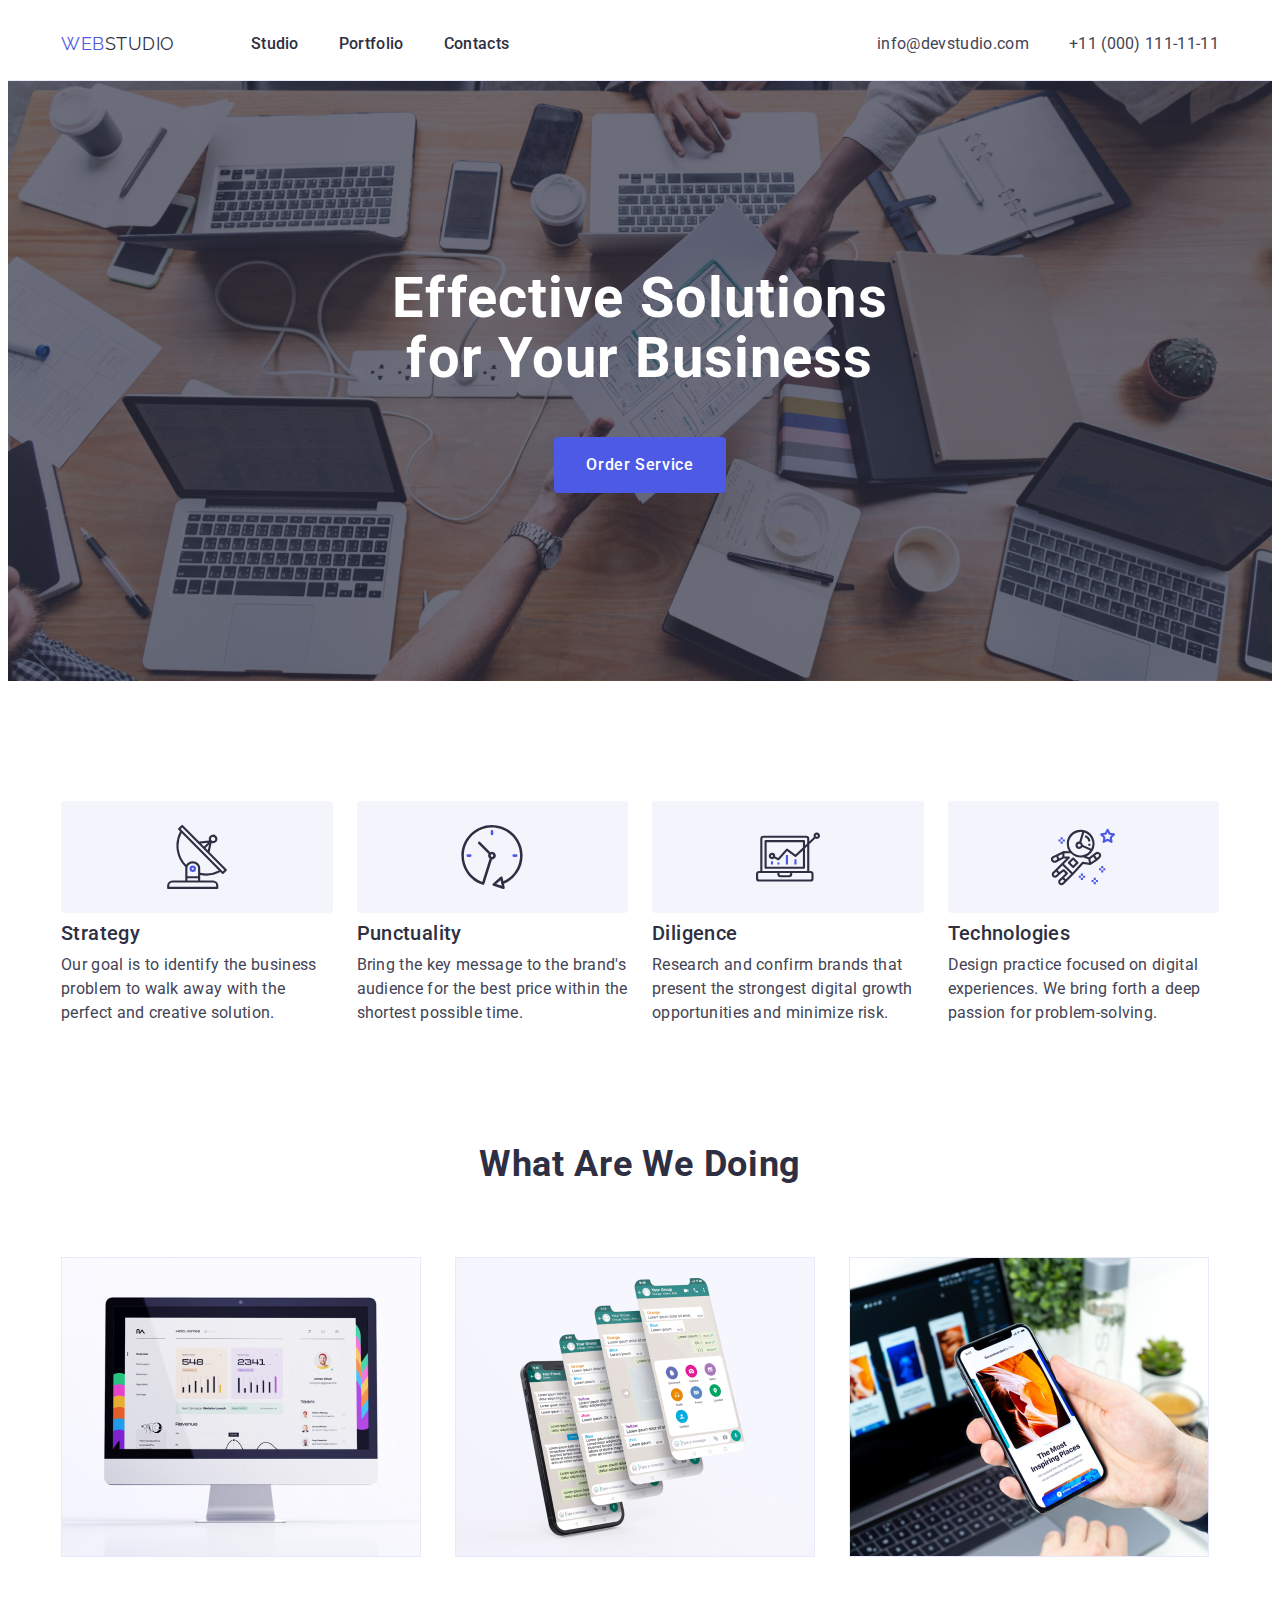
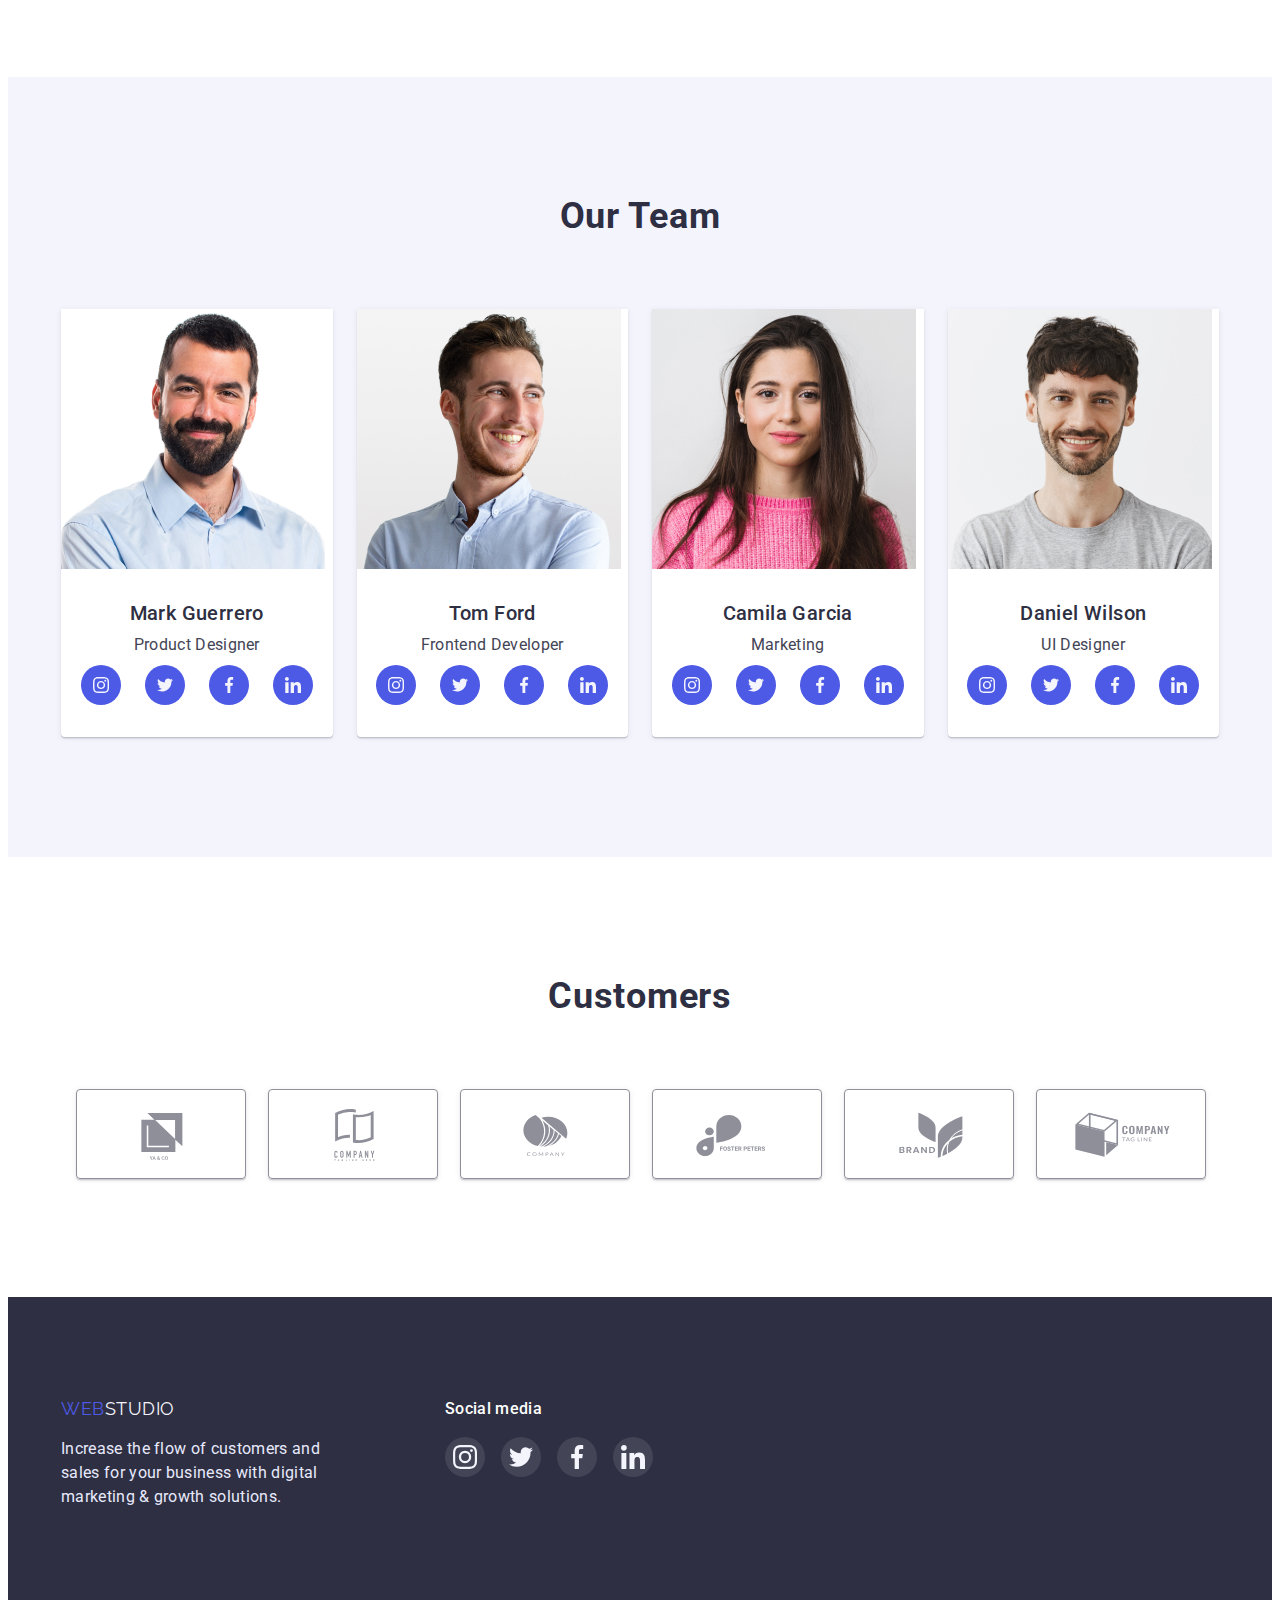
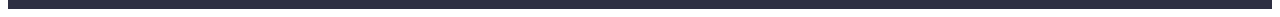
<file: index.html>
<!DOCTYPE html>
<html lang="en">
  <head>
    <meta charset="UTF-8" />
    <meta http-equiv="X-UA-Compatible" content="IE=edge" />
    <meta name="viewport" content="width=device-width, initial-scale=1.0" />
    <title>WebStudio</title>
    <link rel="preconnect" href="https://fonts.googleapis.com" />
    <link rel="preconnect" href="https://fonts.gstatic.com" crossorigin />
    <link
      href="https://fonts.googleapis.com/css2?family=Raleway:wght@800&family=Roboto:wght@400;500;700&display=swap"
      rel="stylesheet"
    />
    <link
      rel="stylesheet"
      href="https://cdnjs.cloudflare.com/ajax/libs/modern-normalize/1.1.0/modern-normalize.min.css"
      integrity="sha512-wpPYUAdjBVSE4KJnH1VR1HeZfpl1ub8YT/NKx4PuQ5NmX2tKuGu6U/JRp5y+Y8XG2tV+wKQpNHVUX03MfMFn9Q=="
      crossorigin="anonymous"
      referrerpolicy="no-referrer"
    />
    <link rel="stylesheet" href="./css/styles.css" />
  </head>
  <body>
    <header class="header">
      <div class="container header-container">
        <!-- Logo -->
        <nav class="main-nav">
          <a href="./index.html" class="logo link"
            >Web<span class="black-logo">Studio</span></a
          >

          <!-- Nav -->
          <ul class="site-nav">
            <li class="site-nav-item current">
              <a href="./index.html" class="nav-link link current-link"
                >Studio</a
              >
            </li>
            <li class="site-nav-item">
              <a href="./portfolio.html" class="nav-link link">Portfolio</a>
            </li>
            <li class="site-nav-item">
              <a href="" class="nav-link link">Contacts</a>
            </li>
          </ul>
        </nav>

        <!-- Addres -->
        <address>
          <ul class="address">
            <li>
              <a href="mailto:info@devstudio.com" class="address-link link"
                >info@devstudio.com</a
              >
            </li>
            <li>
              <a href="tel:+110001111111" class="address-link link"
                >+11 (000) 111-11-11</a
              >
            </li>
          </ul>
        </address>
      </div>
    </header>

    <main>
      <!-- Hero -->
      <section class="hero section">
        <div class="container">
          <h1 class="hero-title">Effective Solutions for Your Business</h1>
          <button type="button" class="order-btn">Order Service</button>
        </div>
      </section>

      <!-- Skills -->
      <section class="section section-skills">
        <div class="container">
          <h2 class="visually-hidden">Skills</h2>
          <ul class="skills">
            <li class="skills-item">
              <div class="skills-icon">
                <svg class="svg skills-svg">
                  <use href="./images/icons.svg#icon-antenna-1"></use>
                </svg>
              </div>
              <h3 class="section-sub-title">Strategy</h3>
              <p class="section-text">
                Our goal is to identify the business problem to walk away with
                the perfect and creative solution.
              </p>
            </li>
            <li class="skills-item">
              <div class="skills-icon">
                <svg class="svg skills-svg">
                  <use href="./images/icons.svg#icon-clock-1"></use>
                </svg>
              </div>
              <h3 class="section-sub-title">Punctuality</h3>
              <p class="section-text">
                Bring the key message to the brand's audience for the best price
                within the shortest possible time.
              </p>
            </li>
            <li class="skills-item">
              <div class="skills-icon">
                <svg class="svg skills-svg">
                  <use href="./images/icons.svg#icon-diagram-1"></use>
                </svg>
              </div>
              <h3 class="section-sub-title">Diligence</h3>
              <p class="section-text">
                Research and confirm brands that present the strongest digital
                growth opportunities and minimize risk.
              </p>
            </li>
            <li class="skills-item">
              <div class="skills-icon">
                <svg class="svg skills-svg">
                  <use href="./images/icons.svg#icon-astronaut-1"></use>
                </svg>
              </div>
              <h3 class="section-sub-title">Technologies</h3>
              <p class="section-text">
                Design practice focused on digital experiences. We bring forth a
                deep passion for problem-solving.
              </p>
            </li>
          </ul>
        </div>
      </section>

      <!-- What are we doing -->
      <section class="section works">
        <div class="container">
          <h2 class="section-title">What are we doing</h2>
          <ul class="work-list">
            <li class="work-item">
              <img
                src="./images/doing/computer.jpg"
                alt="website"
                height="300"
                width="360"
              />
            </li>
            <li class="work-item">
              <img
                src="./images/doing/phone.jpg"
                alt="app"
                height="300"
                width="360"
              />
            </li>
            <li class="work-item">
              <img
                src="./images/doing/phone-and-computer.jpg"
                alt="desing"
                height="300"
                width="360"
              />
            </li>
          </ul>
        </div>
      </section>

      <!-- Team -->
      <section class="section team">
        <div class="container">
          <h2 class="section-title">Our Team</h2>
          <ul class="team-list">
            <li class="teammate">
              <img
                src="./images/our-team/mark-guerrero.jpg"
                alt="photo Mark Guerrero"
                width="264"
                height="260"
              />
              <div class="teammate-name">
                <h3 class="section-sub-title">Mark Guerrero</h3>
                <p class="section-text">Product Designer</p>
                <ul class="socials-list">
                  <li class="socials-item">
                    <a class="socials-link" href="/">
                      <svg class="socials-icon">
                        <use href="./images/icons.svg#icon-instagram-2"></use>
                      </svg>
                    </a>
                  </li>
                  <li class="socials-item">
                    <a class="socials-link" href="/">
                      <svg class="socials-icon">
                        <use href="./images/icons.svg#icon-twitter-1"></use>
                      </svg>
                    </a>
                  </li>
                  <li class="socials-item">
                    <a class="socials-link" href="/">
                      <svg class="socials-icon">
                        <use href="./images/icons.svg#icon-facebook-1"></use>
                      </svg>
                    </a>
                  </li>
                  <li class="socials-item">
                    <a class="socials-link" href="/">
                      <svg class="socials-icon">
                        <use href="./images/icons.svg#icon-linkedin-1"></use>
                      </svg>
                    </a>
                  </li>
                </ul>
              </div>
            </li>

            <li class="teammate">
              <img
                src="./images/our-team/tom-ford.jpg"
                alt="photo Tom Ford"
                width="264"
                height="260"
              />
              <div class="teammate-name">
                <h3 class="section-sub-title">Tom Ford</h3>
                <p class="section-text">Frontend Developer</p>
                <ul class="socials-list">
                  <li class="socials-item">
                    <a class="socials-link" href="/">
                      <svg class="socials-icon">
                        <use href="./images/icons.svg#icon-instagram-2"></use>
                      </svg>
                    </a>
                  </li>
                  <li class="socials-item">
                    <a class="socials-link" href="/">
                      <svg class="socials-icon">
                        <use href="./images/icons.svg#icon-twitter-1"></use>
                      </svg>
                    </a>
                  </li>
                  <li class="socials-item">
                    <a class="socials-link" href="/">
                      <svg class="socials-icon">
                        <use href="./images/icons.svg#icon-facebook-1"></use>
                      </svg>
                    </a>
                  </li>
                  <li class="socials-item">
                    <a class="socials-link" href="/">
                      <svg class="socials-icon">
                        <use href="./images/icons.svg#icon-linkedin-1"></use>
                      </svg>
                    </a>
                  </li>
                </ul>
              </div>
            </li>
            <li class="teammate">
              <img
                src="./images/our-team/camila-garcia.jpg"
                alt="photo Camila Garcia"
                width="264"
                height="260"
              />
              <div class="teammate-name">
                <h3 class="section-sub-title">Camila Garcia</h3>
                <p class="section-text">Marketing</p>
                <ul class="socials-list">
                  <li class="socials-item">
                    <a class="socials-link" href="/">
                      <svg class="socials-icon">
                        <use href="./images/icons.svg#icon-instagram-2"></use>
                      </svg>
                    </a>
                  </li>
                  <li class="socials-item">
                    <a class="socials-link" href="/">
                      <svg class="socials-icon">
                        <use href="./images/icons.svg#icon-twitter-1"></use>
                      </svg>
                    </a>
                  </li>
                  <li class="socials-item">
                    <a class="socials-link" href="/">
                      <svg class="socials-icon">
                        <use href="./images/icons.svg#icon-facebook-1"></use>
                      </svg>
                    </a>
                  </li>
                  <li class="socials-item">
                    <a class="socials-link" href="/">
                      <svg class="socials-icon">
                        <use href="./images/icons.svg#icon-linkedin-1"></use>
                      </svg>
                    </a>
                  </li>
                </ul>
              </div>
            </li>
            <li class="teammate">
              <img
                src="./images/our-team/daniel-wilson.jpg"
                alt="photo Daniel Wilson"
                width="264"
                height="260"
              />
              <div class="teammate-name">
                <h3 class="section-sub-title">Daniel Wilson</h3>
                <p class="section-text">UI Designer</p>
                <ul class="socials-list">
                  <li class="socials-item">
                    <a class="socials-link" href="/">
                      <svg class="socials-icon">
                        <use href="./images/icons.svg#icon-instagram-2"></use>
                      </svg>
                    </a>
                  </li>
                  <li class="socials-item">
                    <a class="socials-link" href="/">
                      <svg class="socials-icon">
                        <use href="./images/icons.svg#icon-twitter-1"></use>
                      </svg>
                    </a>
                  </li>
                  <li class="socials-item">
                    <a class="socials-link" href="/">
                      <svg class="socials-icon">
                        <use href="./images/icons.svg#icon-facebook-1"></use>
                      </svg>
                    </a>
                  </li>
                  <li class="socials-item">
                    <a class="socials-link" href="/">
                      <svg class="socials-icon">
                        <use href="./images/icons.svg#icon-linkedin-1"></use>
                      </svg>
                    </a>
                  </li>
                </ul>
              </div>
            </li>
          </ul>
        </div>
      </section>

      <!--Customers-->
      <section class="section customers">
        <h2 class="section-title">Customers</h2>
        <div class="container">
         <ul class="customers-list">
          <li class="customers-item">
            <a class="customers-link" href="/">
              <svg class="customers-icon">
                <use href="./images/icons.svg#icon-Logo-5"></use>
              </svg>
            </a>
          </li>
          <li class="customers-item">
            <a class="customers-link" href="/">
              <svg class="customers-icon">
                <use href="./images/icons.svg#icon-Logo-4"></use>
              </svg>
            </a>
          </li>
          <li class="customers-item">
            <a class="customers-link" href="/">
              <svg class="customers-icon">
                <use href="./images/icons.svg#icon-Logo-3"></use>
              </svg>
            </a>
          </li>
          <li class="customers-item">
            <a class="customers-link" href="/">
              <svg class="customers-icon">
                <use href="./images/icons.svg#icon-Logo-2"></use>
              </svg>
            </a>
          </li>
          <li class="customers-item">
            <a class="customers-link" href="/">
              <svg class="customers-icon">
                <use href="./images/icons.svg#icon-Logo-1"></use>
              </svg>
            </a>
          </li>
          <li class="customers-item">
            <a class="customers-link" href="/">
              <svg class="customers-icon">
                <use href="./images/icons.svg#icon-Logo"></use>
              </svg>
            </a>
          </li>
         </ul>
        </div>
      </section>
    </main>

    <!--Footer-->
    <footer class="footer">
      <div class="container footer-cont">
        <div class="footer-muter">
          <a href="./index.html" class="logo link"
          >Web<span class="wight-logo">Studio</span></a>
         <p class="footer-text">
          Increase the flow of customers and sales for your business with
          digital marketing & growth solutions.
         </p>
        </div>
        <div class="footer-social">
         <h2 class="ft-soc-media">Social media</h2>
         <ul class="ft-soc-list">
          <li class="ft-soc-item">
            <a class="ft-soc-link" href="/">
              <svg class="ft-soc-icon">
                <use href="./images/icons.svg#icon-instagram-2"></use>
              </svg>
            </a>
          </li>
          <li class="ft-soc-item">
            <a class="ft-soc-link" href="/">
              <svg class="ft-soc-icon">
                <use href="./images/icons.svg#icon-twitter-1"></use>
              </svg>
            </a>
          </li>
          <li class="ft-soc-item">
            <a class="ft-soc-link" href="/">
              <svg class="ft-soc-icon">
                <use href="./images/icons.svg#icon-facebook-1"></use>
              </svg>
            </a>
          </li>
          <li class="ft-soc-item">
            <a class="ft-soc-link" href="/">
              <svg class="ft-soc-icon">
                <use href="./images/icons.svg#icon-linkedin-1"></use>
              </svg>
            </a>
          </li>
         </ul>
        </div>
      </div>
    </footer>
  </body>
</html>
</file>
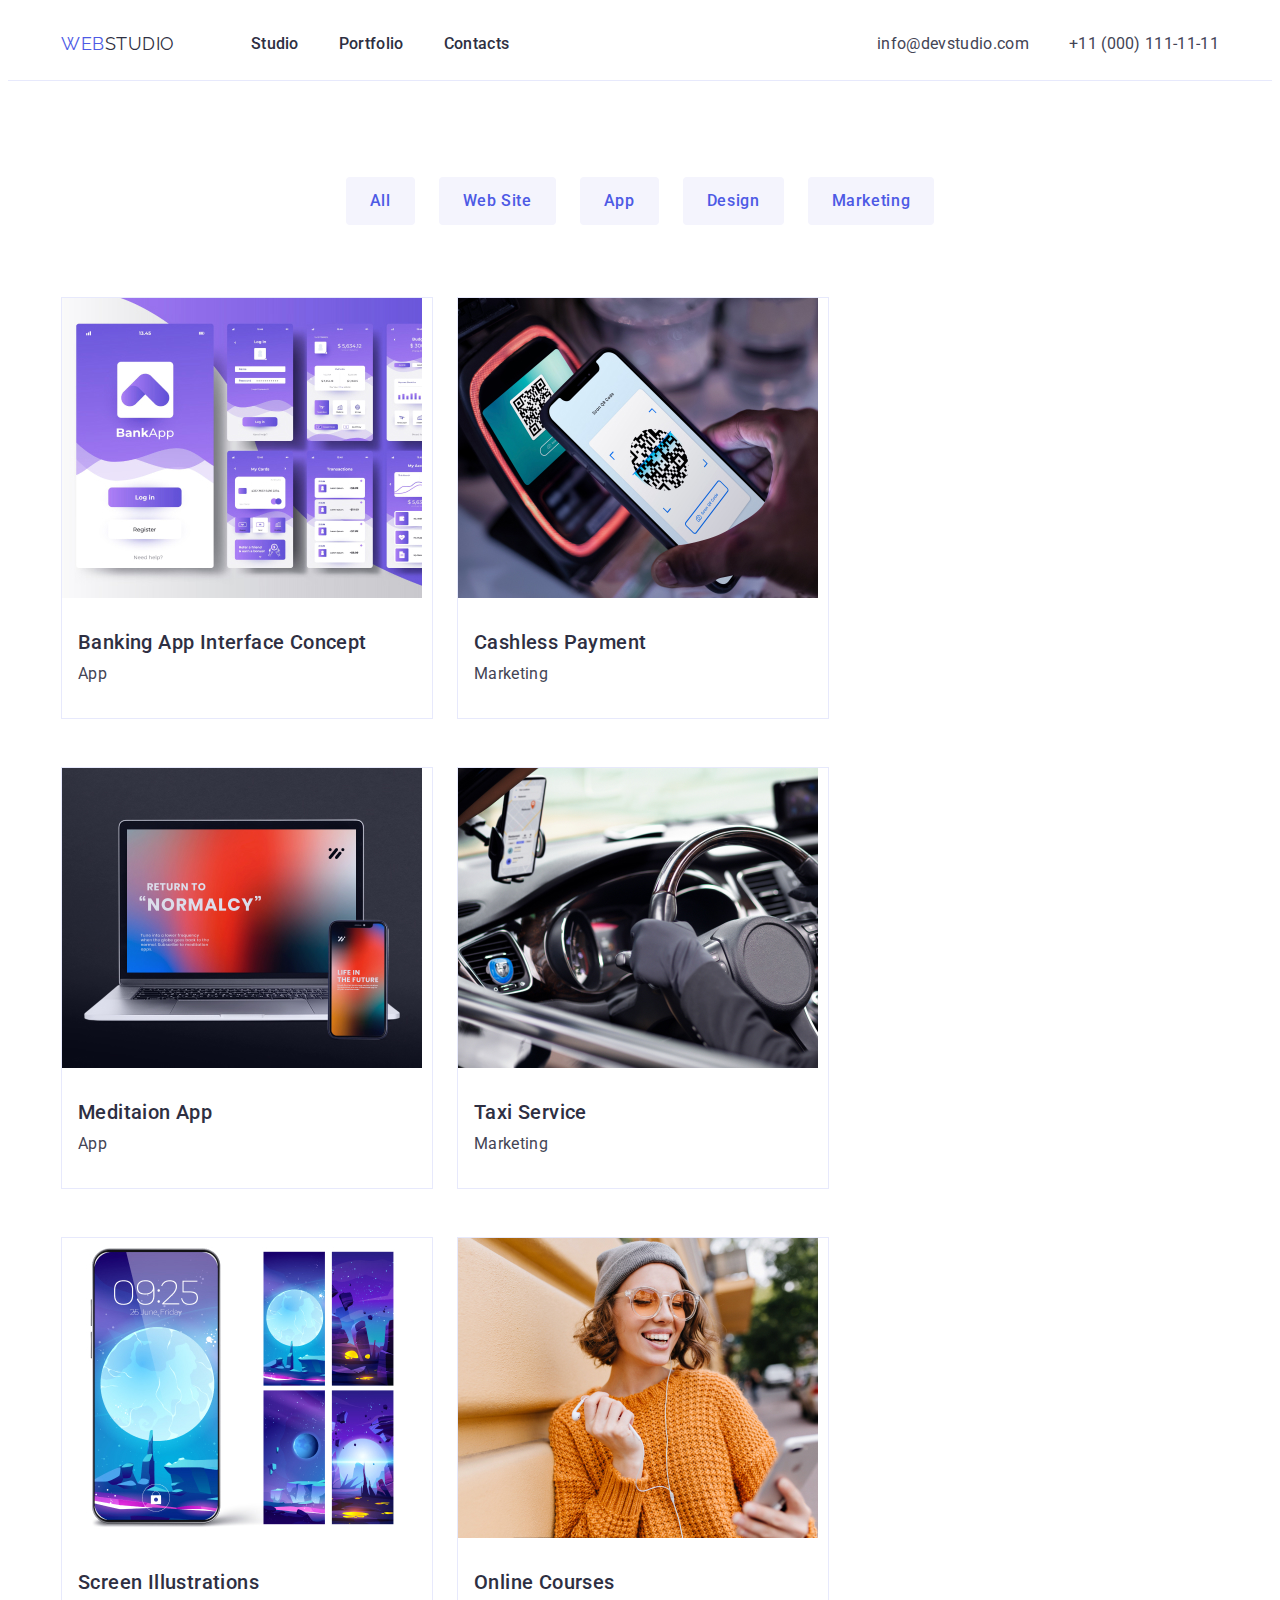
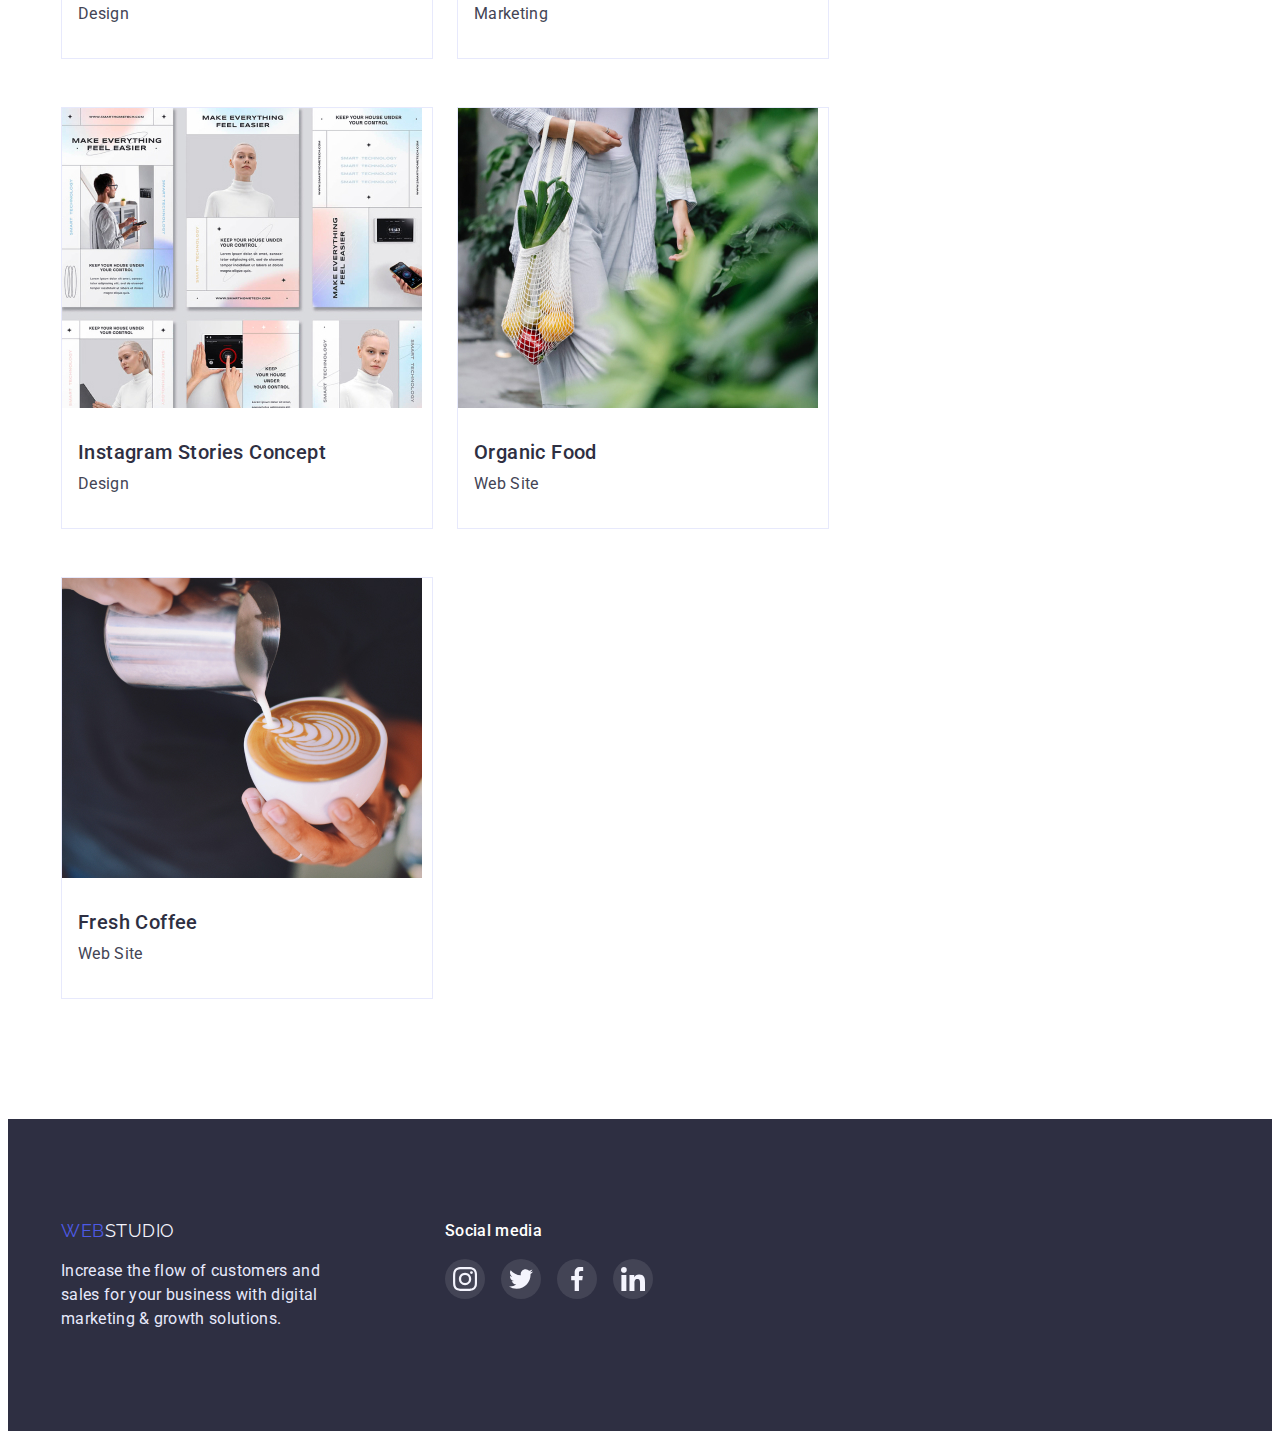
<file: portfolio.html>
<!DOCTYPE html>
<html lang="en">
  <head>
    <meta charset="UTF-8" />
    <meta http-equiv="X-UA-Compatible" content="IE=edge" />
    <meta name="viewport" content="width=device-width, initial-scale=1.0" />
    <title>Portfolio</title>
    <link rel="preconnect" href="https://fonts.googleapis.com" />
    <link rel="preconnect" href="https://fonts.gstatic.com" crossorigin />
    <link
      href="https://fonts.googleapis.com/css2?family=Raleway:wght@800&family=Roboto:wght@400;500;700&display=swap"
      rel="stylesheet"
    />
    <link
      rel="stylesheet"
      href="https://cdnjs.cloudflare.com/ajax/libs/modern-normalize/1.1.0/modern-normalize.min.css"
      integrity="sha512-wpPYUAdjBVSE4KJnH1VR1HeZfpl1ub8YT/NKx4PuQ5NmX2tKuGu6U/JRp5y+Y8XG2tV+wKQpNHVUX03MfMFn9Q=="
      crossorigin="anonymous"
      referrerpolicy="no-referrer"
    />
    <link rel="stylesheet" href="./css/styles.css" />
  </head>
  <body>
    <header class="header">
      <div class="container header-container">
        <!--Logo-->
        <nav class="main-nav">
          <a href="./index.html" class="logo link"
            >Web<span class="black-logo">Studio</span></a
          >

          <!--Nav-->
          <ul class="site-nav">
            <li class="site-nav-item">
              <a href="./index.html" class="nav-link link">Studio</a>
            </li>
            <li class="site-nav-item current">
              <a href="./portfolio.html" class="nav-link link current-link"
                >Portfolio</a
              >
            </li>
            <li class="site-nav-item">
              <a href="" class="nav-link link">Contacts</a>
            </li>
          </ul>
        </nav>

        <!--Address-->
        <address>
          <ul class="address">
            <li class="address-item">
              <a href="mailto:info@devstudio.com" class="address-link link"
                >info@devstudio.com</a
              >
            </li>
            <li class="address-item">
              <a href="tel:+110001111111" class="address-link link"
                >+11 (000) 111-11-11</a
              >
            </li>
          </ul>
        </address>
      </div>
    </header>

    <!--Main-->
    <main>
      <!--Filter-->
      <section class="section portfolio">
        <div class="container">
          <h1 class="visually-hidden">Portfolio</h1>
          <ul class="filter">
            <li class="filter-item">
              <button type="button" class="filter-btn">All</button>
            </li>
            <li class="filter-item">
              <button type="button" class="filter-btn">Web Site</button>
            </li>
            <li class="filter-item">
              <button type="button" class="filter-btn">App</button>
            </li>
            <li class="filter-item">
              <button type="button" class="filter-btn">Design</button>
            </li>
            <li class="filter-item">
              <button type="button" class="filter-btn">Marketing</button>
            </li>
          </ul>
          <!--Services-->
          <ul class="services">
            <li class="services-items">
              <div class="services-image">
                <img
                  src="./images/portfolio/banking.jpg"
                  alt="Banking App Interface Concept"
                />
                <div class="services-overlay">
                  <p></p>
                </div>
              </div>
              <div class="services-text">
                <h2 class="section-sub-title">Banking App Interface Concept</h2>
                <p class="section-text">App</p>
              </div>
            </li>

            <li class="services-items">
              <img
                src="./images/portfolio/cashless.jpg"
                alt="Cashless Payment"
                height="300"
                width="360"
              />
              <div class="services-text">
                <h2 class="section-sub-title">Cashless Payment</h2>
                <p class="section-text">Marketing</p>
              </div>
            </li>

            <li class="services-items">
              <img
                src="./images/portfolio/meditaion.jpg"
                alt="Meditaion App"
                height="300"
                width="360"
              />
              <div class="services-text">
                <h2 class="section-sub-title">Meditaion App</h2>
                <p class="section-text">App</p>
              </div>
            </li>

            <li class="services-items">
              <img
                src="./images/portfolio/taxi.jpg"
                alt="Taxi Service"
                height="300"
                width="360"
              />

              <div class="services-text">
                <h2 class="section-sub-title">Taxi Service</h2>
                <p class="section-text">Marketing</p>
              </div>
            </li>

            <li class="services-items">
              <img
                src="./images/portfolio/screen.jpg"
                alt="Screen Illustrations"
                height="300"
                width="360"
              />
              <div class="services-text">
                <h2 class="section-sub-title">Screen Illustrations</h2>
                <p class="section-text">Design</p>
              </div>
            </li>

            <li class="services-items">
              <img
                src="./images/portfolio/courses.jpg"
                alt="Online Courses"
                height="300"
                width="360"
              />
              <div class="services-text">
                <h2 class="section-sub-title">Online Courses</h2>
                <p class="section-text">Marketing</p>
              </div>
            </li>

            <li class="services-items">
              <img
                src="./images/portfolio/instagram.jpg"
                alt="Instagram Stories Concept"
                height="300"
                width="360"
              />
              <div class="services-text">
                <h2 class="section-sub-title">Instagram Stories Concept</h2>
                <p class="section-text">Design</p>
              </div>
            </li>

            <li class="services-items">
              <img
                src="./images/portfolio/organic.jpg"
                alt="Organic Food"
                height="300"
                width="360"
              />
              <div class="services-text">
                <h2 class="section-sub-title">Organic Food</h2>
                <p class="section-text">Web Site</p>
              </div>
            </li>

            <li class="services-items">
              <img
                src="./images/portfolio/coffee.jpg"
                alt="Fresh Coffee"
                height="300"
                width="360"
              />
              <div class="services-text">
                <h2 class="section-sub-title">Fresh Coffee</h2>
                <p class="section-text">Web Site</p>
              </div>
            </li>
          </ul>
        </div>
      </section>
    </main>

    <!-- Footer -->
    <footer class="footer">
      <div class="container footer-cont">
        <div class="footer-muter">
          <a href="./index.html" class="logo link"
            >Web<span class="wight-logo">Studio</span></a
          >
          <p class="footer-text">
            Increase the flow of customers and sales for your business with
            digital marketing & growth solutions.
          </p>
        </div>

        <div class="footer-social">
          <p class="ft-soc-media">Social media</p>
          <ul class="ft-soc-list">
            <li class="ft-soc-item">
              <a class="ft-soc-link" href="/">
                <svg class="ft-soc-icon">
                  <use href="./images/icons.svg#icon-instagram-2"></use>
                </svg>
              </a>
            </li>
            <li class="ft-soc-item">
              <a class="ft-soc-link" href="/">
                <svg class="ft-soc-icon">
                  <use href="./images/icons.svg#icon-twitter-1"></use>
                </svg>
              </a>
            </li>
            <li class="ft-soc-item">
              <a class="ft-soc-link" href="/">
                <svg class="ft-soc-icon">
                  <use href="./images/icons.svg#icon-facebook-1"></use>
                </svg>
              </a>
            </li>
            <li class="ft-soc-item">
              <a class="ft-soc-link" href="/">
                <svg class="ft-soc-icon">
                  <use href="./images/icons.svg#icon-linkedin-1"></use>
                </svg>
              </a>
            </li>
          </ul>
        </div>
      </div>
    </footer>
  </body>
</html>
</file>
<file: css/styles.css>
:root {
    --titel-text-color: #2e2f42;
    --main-text-color: #434455;
    --logo-blue-color: #4d5ae5;
    --logo-wight-color: #f4f4fd;
    --main-wight-color: #ffffff;
    --footer-text-color: #e7e9fc;
    --nav-hover-color: #404bbf;
    --customers-color:#8e8f99;
}   

ul,
p,
h1,
h2,
h3,
h4,
h5,
h6 {
    margin-top: 0;
    margin-bottom: 0;
}

body {
    background-color: var(--main-wight-color);
    color: var(--main-text-color);

    font-family: Roboto, sans-serif;
    font-size: 16px;
}

.container {
    width: 1158px;
    margin-left: auto;
    margin-right: auto;
    padding-left: 15px;
    padding-right: 15px;

    /*outline: 2px solid rgb(231, 222, 237);*/
}

.visually-hidden {
    position: absolute;
    width: 1px;
    height: 1px;
    margin: -1px;
    border: 0;
    padding: 0;

    white-space: nowrap;
    clip-path: inset(100%);
    clip: rect(0 0 0 0);
    overflow: hidden;
}

ul {
    list-style: none;
    padding-left: 0;
}

img {
    display: block;
    max-width: 100%;
    height: auto;
}

.link {
    text-decoration: none;
}

/* Sections */

.section {
    padding: 120px 0;
}

.section-title {
    margin-bottom: 72px;
    color: var(--titel-text-color);
    font-size: 36px;
    line-height: 1.11;
    letter-spacing: 0.02em;
    text-align: center;
    text-transform: capitalize;
}

.section-sub-title {
    margin-bottom: 8px;
    color: var(--titel-text-color);
    font-weight: 500;
    font-size: 20px;
    line-height: 1.2;
    letter-spacing: 0.02em;
}

.section-text {
    letter-spacing: 0.02em;
    line-height: 1.5;
}

/* Heder */

.header-container {
    display: flex;
    align-items: center;
}

.header {
    border-bottom: 1px solid var(--footer-text-color);
}

/* site nav */

.logo {
    color: var(--logo-blue-color);
    font-family: Raleway, sans-serif;
    letter-spacing: 0.03em;
    font-size: 18px;
    line-height: 1.33;
    text-transform: uppercase;
}
.logo:hover {
    color: #404bbf;
}

.black-logo {
    color: var(--titel-text-color);
}

.wight-logo {
    color: var(--logo-wight-color);
}

.main-nav {
    align-items: center;
    display: flex;
    gap: 76px;
    margin-right: auto;
}

.site-nav {
    display: flex;
    gap: 40px;
}

.nav-link {
    color: var(--titel-text-color);
    font-weight: 500;
    line-height: 1.5;
    letter-spacing: 0.02em;

    display: block;
    padding-top: 24px;
    padding-bottom: 24px;
}

.nav-link:hover,
.nav-link:focus {
    color: var(--nav-hover-color);
}



 /* Addres */

.address {
    display: flex;
    gap: 40px;
}

.address-link {
    color: var(--main-text-color);
    font-style: normal;
    line-height: 1.5;
    letter-spacing: 0.02em;

    display: block;
    padding-top: 24px;
    padding-bottom: 24px;
}

.address-link:hover,
.address-link:focus {
    color: var(--nav-hover-color);
}

/* Hero */

.hero {
    text-align: center;
    background-color: var(--titel-text-color);
    padding: 188px 0;
    background-image: linear-gradient(
        to top,
        rgba(46, 47, 66, 0.7),rgba(46, 47, 66, 0.7)),url('../images/hero-image/people-office-1.jpg');
    background-repeat: no-repeat;
    background-position: center;
    background-size: cover;
}

.hero-title {
    width: 500px;
    margin-left: auto;
    margin-right: auto;

    color: var(--main-wight-color);
    font-size: 56px;
    line-height: 1.07;
    letter-spacing: 0.02em;
    margin-bottom: 48px;
}

.order-btn {
    border-radius: 4px;
    padding: 16px 32px;
    border: 0;
    color: var(--main-wight-color);
    background-color: var(--logo-blue-color);
    text-align: center;
    cursor: pointer;
    border-color: transparent;
    letter-spacing: 0.04em;
    font-family: inherit;
    font-weight: 500;
    font-size: 16px;
    line-height: 1.5;
}


.order-btn:hover,
.order-btn:focus {
    background-color: var(--nav-hover-color);
}

/* skills */

.section-skills {
    padding-bottom: 0;
}

.skills {
    display: flex;
    gap: 24px;
}

.skills-item {
    flex-basis: calc((100% - 72px) / 4);
}

.skills-icon {
    border-radius: 4px;
    width: 100%;
    height: 112px;
    margin-bottom: 8px;

    background-color: var(--logo-wight-color);
    fill: var(--titel-text-color);
    display: flex;
    align-items: center;
    justify-content: center;
   
}

.skills-svg {
    width: 64px;
    height: 64px;
}

/* What are we doing */
.work-list {
    display: flex;
    flex-wrap: wrap;
    gap: 24px;
}

.work-item {
    flex-basis: calc((100% - 48px) / 3);
    border: border 1px solid var(--footer-text-color);
}

/* Team */

.team {
    background-color: var(--logo-wight-color);
}

.team-list {
    display: flex;
    flex-wrap: wrap;
    gap: 24px;
}

.teammate {
    flex-basis: calc((100% - 72px) / 4);
    background-color: var(--main-wight-color);
    text-align: center;
    box-shadow: 0px 1px 6px rgba(46, 47, 66, 0.08),
    0px 1px 1px rgba(46, 47, 66, 0.16), 0px 2px 1px rgba(46, 47, 66, 0.08);
  border-radius: 0px 0px 4px 4px;
}

.teammate-name {
    padding-top: 32px;
    padding-bottom: 32px;
}

/*Team socials icons*/

.socials-list {
    display: flex;
    justify-content: center;
    gap: 24px;
    margin-top: 8px;
}
.socials-item {
    width: 40px;
    height: 40px;
}
.socials-link {
    display: flex;
    align-items: center;
    justify-content: center;
    background-color: var(--logo-blue-color);
    border-radius: 50%;
    width: 100%;
    height: 100%;
}
.socials-icon {
    width: 16px;
    height: 16px;
    fill: var(--logo-wight-color);
}
.socials-link:hover,
.address-link:focus {
    background-color: var(--nav-hover-color);
}

/*Customers*/

/*.customers*/

.customers-list {
    display: flex;
    justify-content: center;
    gap: 24px;
}

.customers-item {
    width: 168px;
    height: 88px;
}

.customers-link {
    display: flex;
  align-items: center;
  justify-content: center;
  height: 88px;
  width: 100%;
  border: 1px solid var(--customers-color);
  border-radius: 4px;
  box-shadow: 0px 1px 6px rgb(46 47 66 / 8%), 0px 1px 1px rgb(46 47 66 / 16%), 0px 2px 1px rgb(46 47 66 / 8%);
}

.customers-icon {
    fill: var(--customers-color);
  width: 104px;
  height: 56px;
}

.customers-item:hover,
.customers-item:focus {
    box-shadow: 0px 1px 6px rgba(46, 47, 66, 0.08),
    0px 1px 1px rgba(46, 47, 66, 0.16), 0px 2px 1px rgba(46, 47, 66, 0.08);; 
}

/**/
/* Footer */

.footer-text {
    margin-top: 16px;
    width: 264px;
    color: var(--footer-text-color);
    letter-spacing: 0.02em;
    line-height: 1.5;
}

.footer {
    background-color: var(--titel-text-color);
    padding-top: 100px;
    padding-bottom: 100px;
}

.footer-cont {
    display: flex;
}
.footer-muter {
    margin-right: 120px;
}

/*Ft-socoal*/

    
.ft-soc-media {
    
    font-weight: 500;
    font-size: 16px;
    line-height: 1.5;
    letter-spacing: 0.02em;
    color: var(--main-wight-color);
    margin-bottom: 16px;
    
}

.ft-soc-list {
    display: flex;
    justify-content: center;
    gap: 16px;
    
}

.ft-soc-item {
    width: 40px;
    height: 40px;
}

.ft-soc-link {
    display: flex;
    align-items: center;
    justify-content: center;
    height: 100%;
    width: 100%;
    border-radius: 50%;
    background-color: rgba(255, 255, 255, 0.1);
}

.ft-soc-icon {
    fill: var(--logo-wight-color);
    height: 24px;
    width: 24px;
}
.ft-soc-link:hover,
.ft-soc-link:focus {
  background-color: var(--logo-blue-color);
}  

/* portfolio */

.portfolio {
    padding-top: 96px;
}

/* filter */

.filter-btn {
    padding: 12px 24px;
    border-radius: 4px;
    border: 0;

    color: var(--logo-blue-color);
    background-color: var(--logo-wight-color);
    cursor: pointer;
    border-color: transparent;
    font-family: inherit;
    font-weight: 500;
    font-size: 16px;
    line-height: 24px;
    letter-spacing: 0.04em;
}

.filter-btn:hover,
.filter-btn:focus {
    color: var(--main-wight-color);
    background-color: var(--nav-hover-color);
}

.filter {
    display: flex;
    margin-bottom: 72px;
    justify-content: center;
    flex-wrap: wrap;
    gap: 24px;
}

.services {
    display: flex;
    flex-wrap: wrap;
    row-gap: 48px;
    column-gap: 24px;
}

.services-items {
    border: 1px solid var(--footer-text-color);
    flex-basis: calc((100% - 48px) / 3);
}
.services-items:hover,
.services-items:focus {
    box-shadow: 0px 1px 6px rgba(46, 47, 66, 0.08),
    0px 1px 1px rgba(46, 47, 66, 0.16), 0px 2px 1px rgba(46, 47, 66, 0.08);;
}

.services-text {
    padding: 32px 0 32px 16px;
}
</file>
